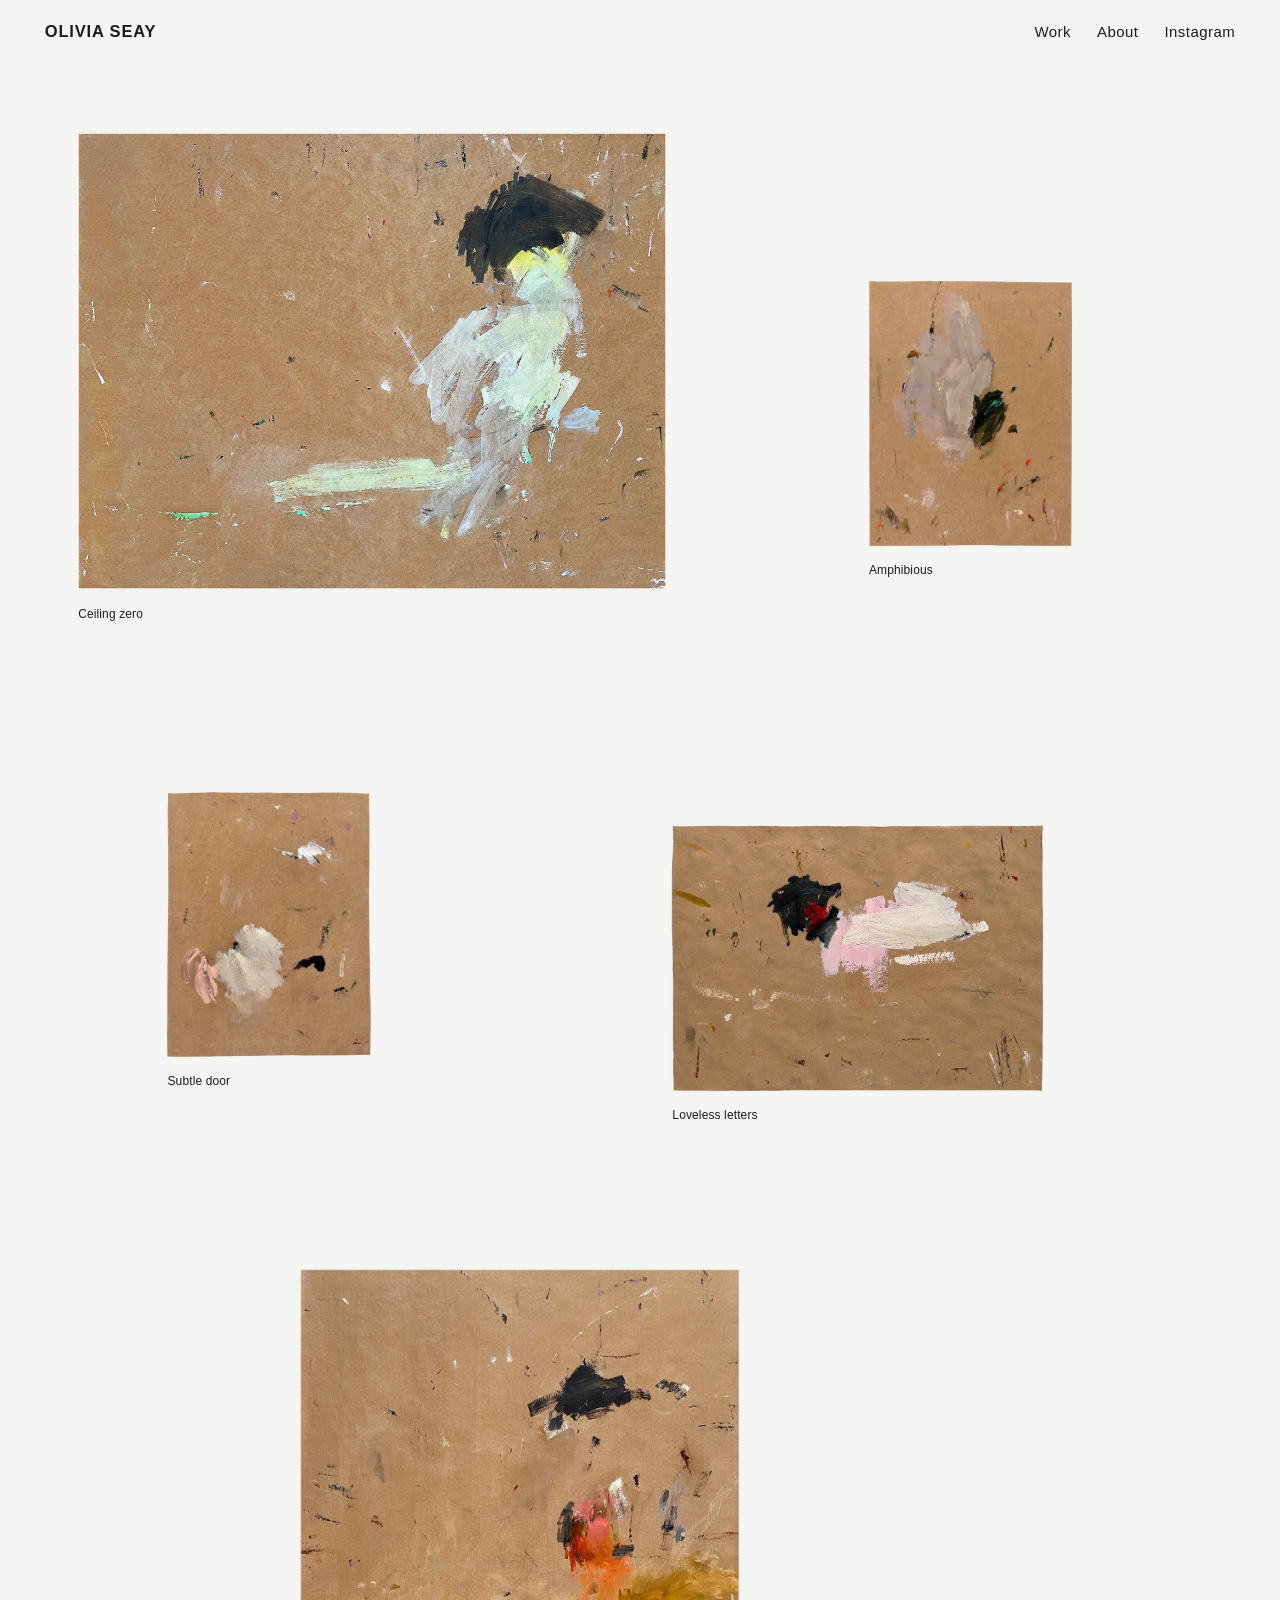
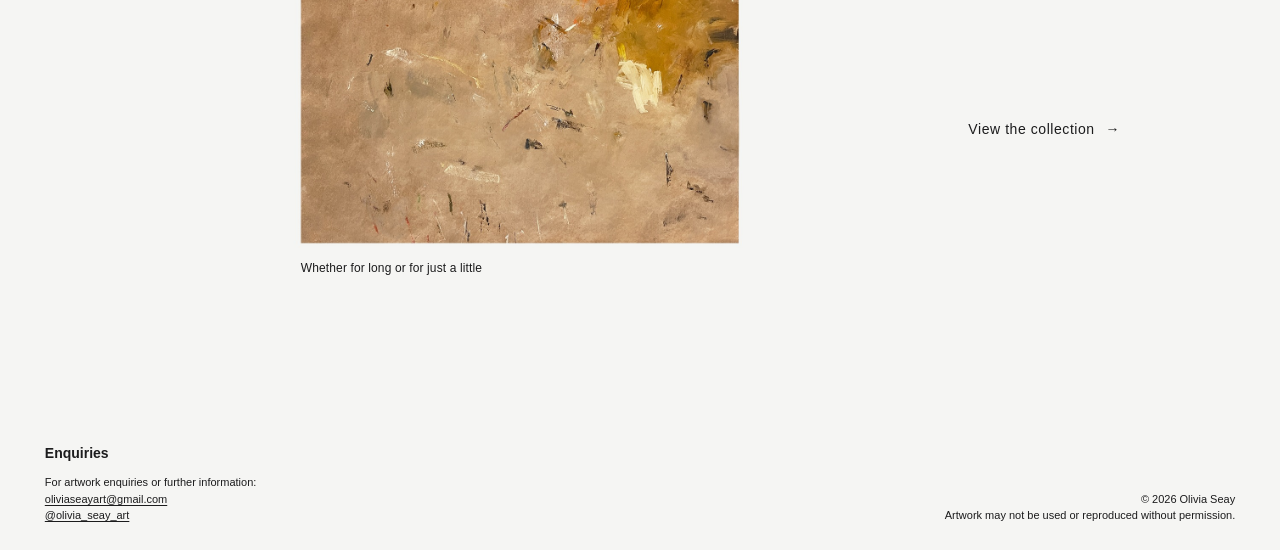
<file: index.html>
<!doctype html><html lang="en"><head><meta charset="utf-8"><meta name="viewport" content="width=device-width,initial-scale=1"><meta name="description" content="Paintings and works on paper by Olivia Seay."><link rel="icon" type="image/svg+xml" href="/favicon.svg"><title>Olivia Seay — Artist</title><link rel="stylesheet" href="/styles.css?v=20261123a"><link rel="stylesheet" href="/refinements.css?v=20261123a"></head><body>
<header class="site-header"><a class="site-title" href="/">Olivia Seay</a><button class="menu-button" type="button" aria-expanded="false" aria-controls="site-nav" aria-label="Menu"><svg width="24" height="24" viewBox="0 0 24 24" fill="none" stroke="currentColor" stroke-width="1.75" stroke-linecap="round" aria-hidden="true"><path d="M3 7h18M3 12h18M3 17h18"/></svg></button><nav id="site-nav" class="site-nav" aria-label="Primary navigation"><a href="/work/">Work</a><div class="nav-item"><button class="nav-parent" type="button" aria-haspopup="true" aria-expanded="false">About</button><div class="subnav"><a href="/about/bio/">Bio</a><a href="/about/statement/">Statement</a></div></div><a href="https://www.instagram.com/olivia_seay_art/" target="_blank" rel="noreferrer">Instagram</a></nav></header>
<main class="gallery-page"><h1 class="visually-hidden">Selected work</h1><div id="gallery" class="gallery" data-featured="true"></div><a class="view-all" href="/work/">View the collection <span aria-hidden="true">→</span></a></main>
<footer><div class="footer-enquiries"><h2>Enquiries</h2><p>For artwork enquiries or further information:<br><a href="mailto:oliviaseayart@gmail.com">oliviaseayart@gmail.com</a><br><a href="https://www.instagram.com/olivia_seay_art/" target="_blank" rel="noreferrer">@olivia_seay_art</a></p></div><div class="footer-meta"><p>© 2026 Olivia Seay</p><p>Artwork may not be used or reproduced without permission.</p></div></footer>
<dialog id="lightbox" class="lightbox" aria-labelledby="lightbox-title"><button class="lightbox-close" type="button" aria-label="Close artwork details">Close</button><button class="lightbox-arrow previous" type="button" aria-label="Previous artwork">‹</button><div class="lightbox-content"><figure id="lightbox-visual"></figure><div class="lightbox-details"><h2 id="lightbox-title"></h2><p id="lightbox-meta"></p></div></div><button class="lightbox-arrow next" type="button" aria-label="Next artwork">›</button></dialog>
<script src="/artworks.js?v=20261123a"></script><script src="/site.js?v=20261123a"></script><script src="/nav.js?v=20261123a"></script></body></html>
</file>
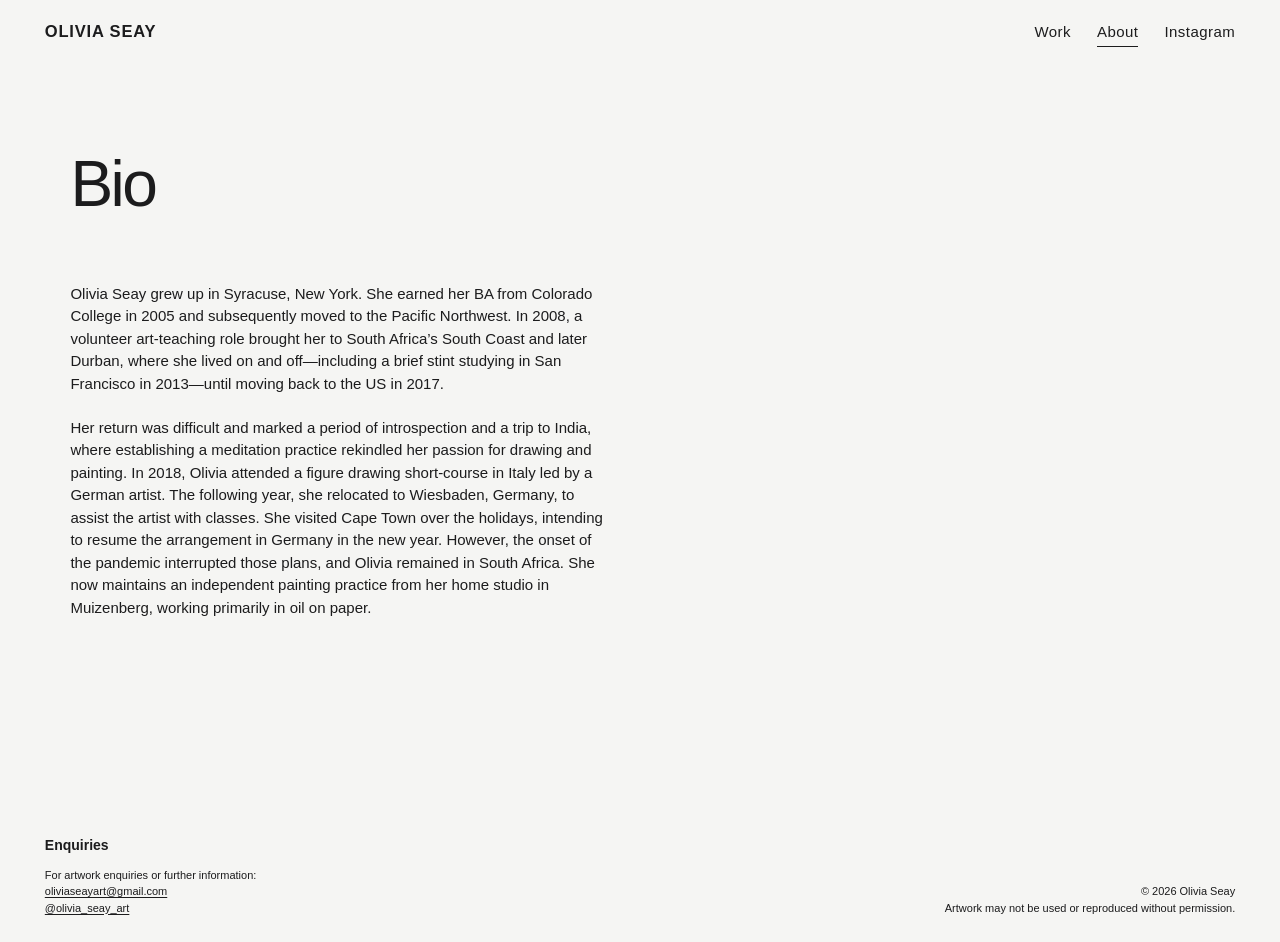
<file: about/index.html>
<!doctype html><html lang="en"><head><meta charset="utf-8"><title>About — Olivia Seay</title><meta http-equiv="refresh" content="0; url=/about/bio/"><link rel="canonical" href="/about/bio/"><script>location.replace("/about/bio/")</script></head><body><p><a href="/about/bio/">Bio</a> · <a href="/about/statement/">Statement</a></p></body></html>
</file>
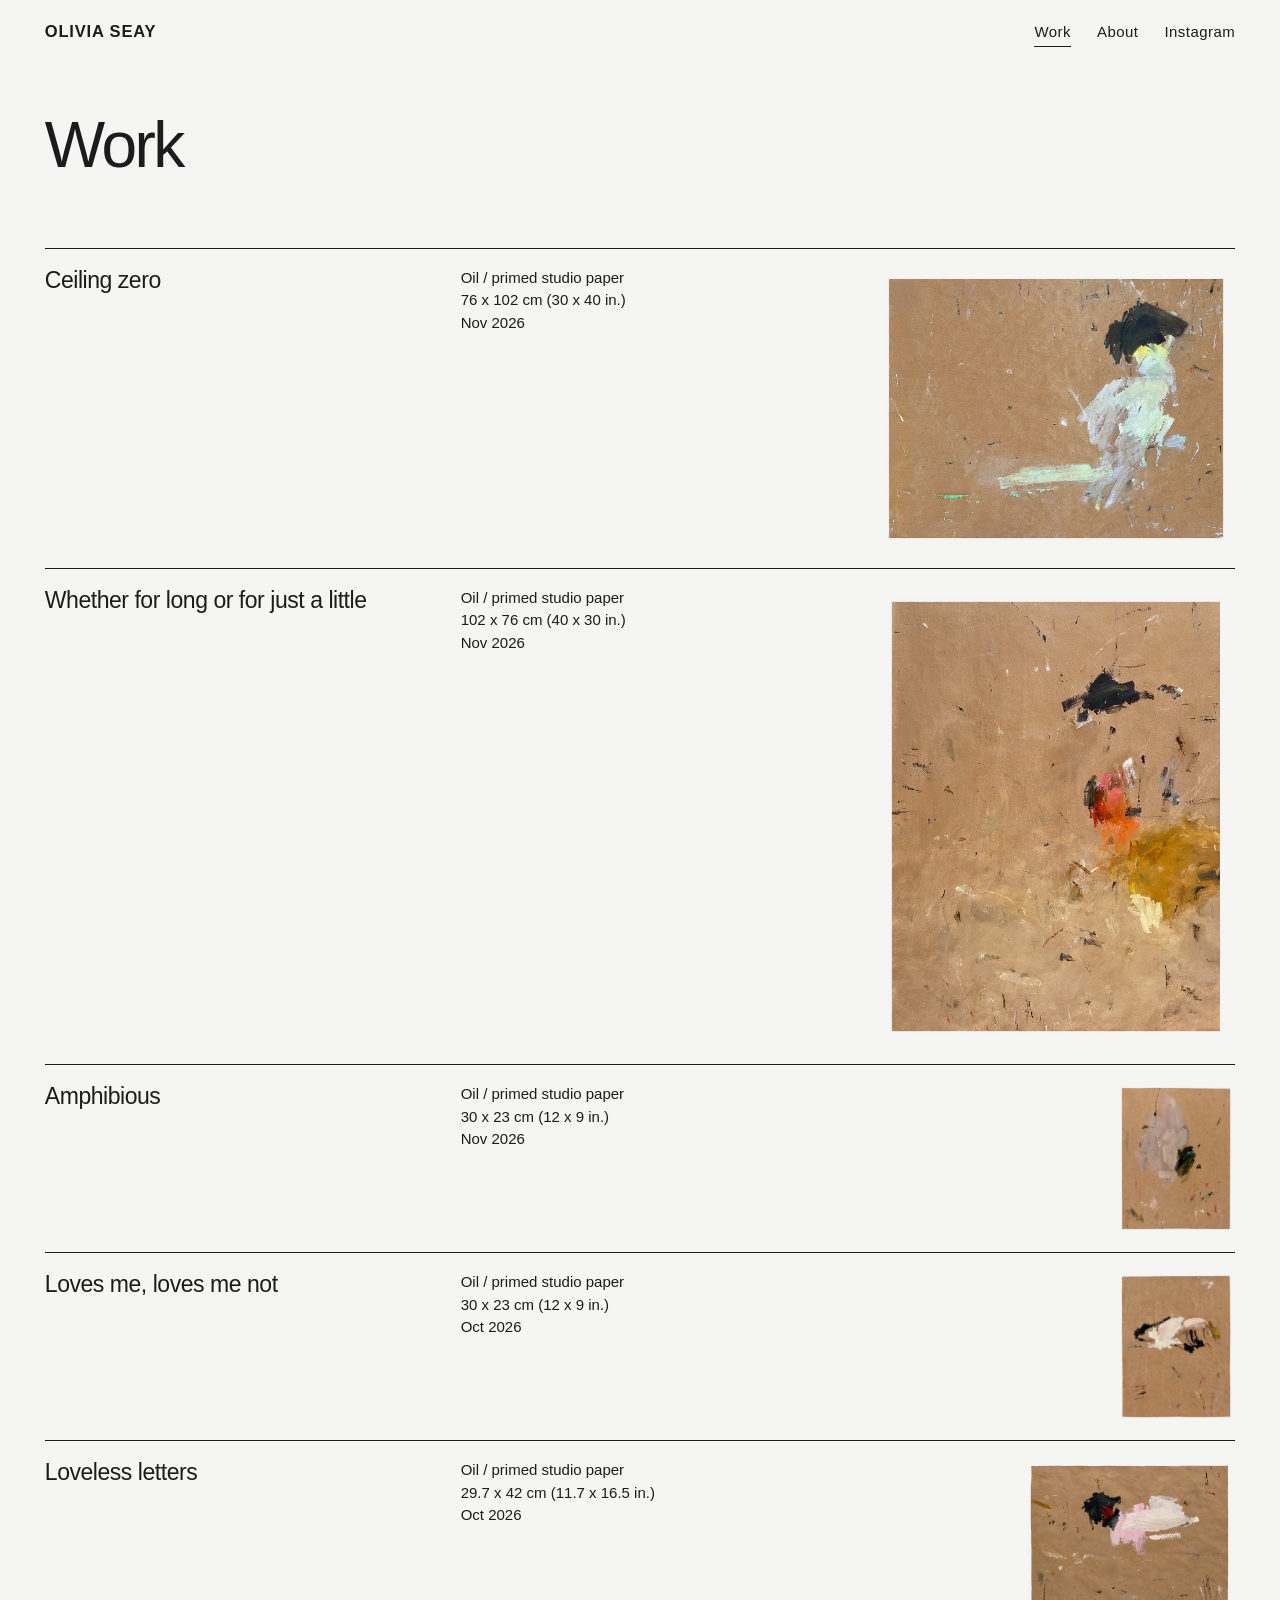
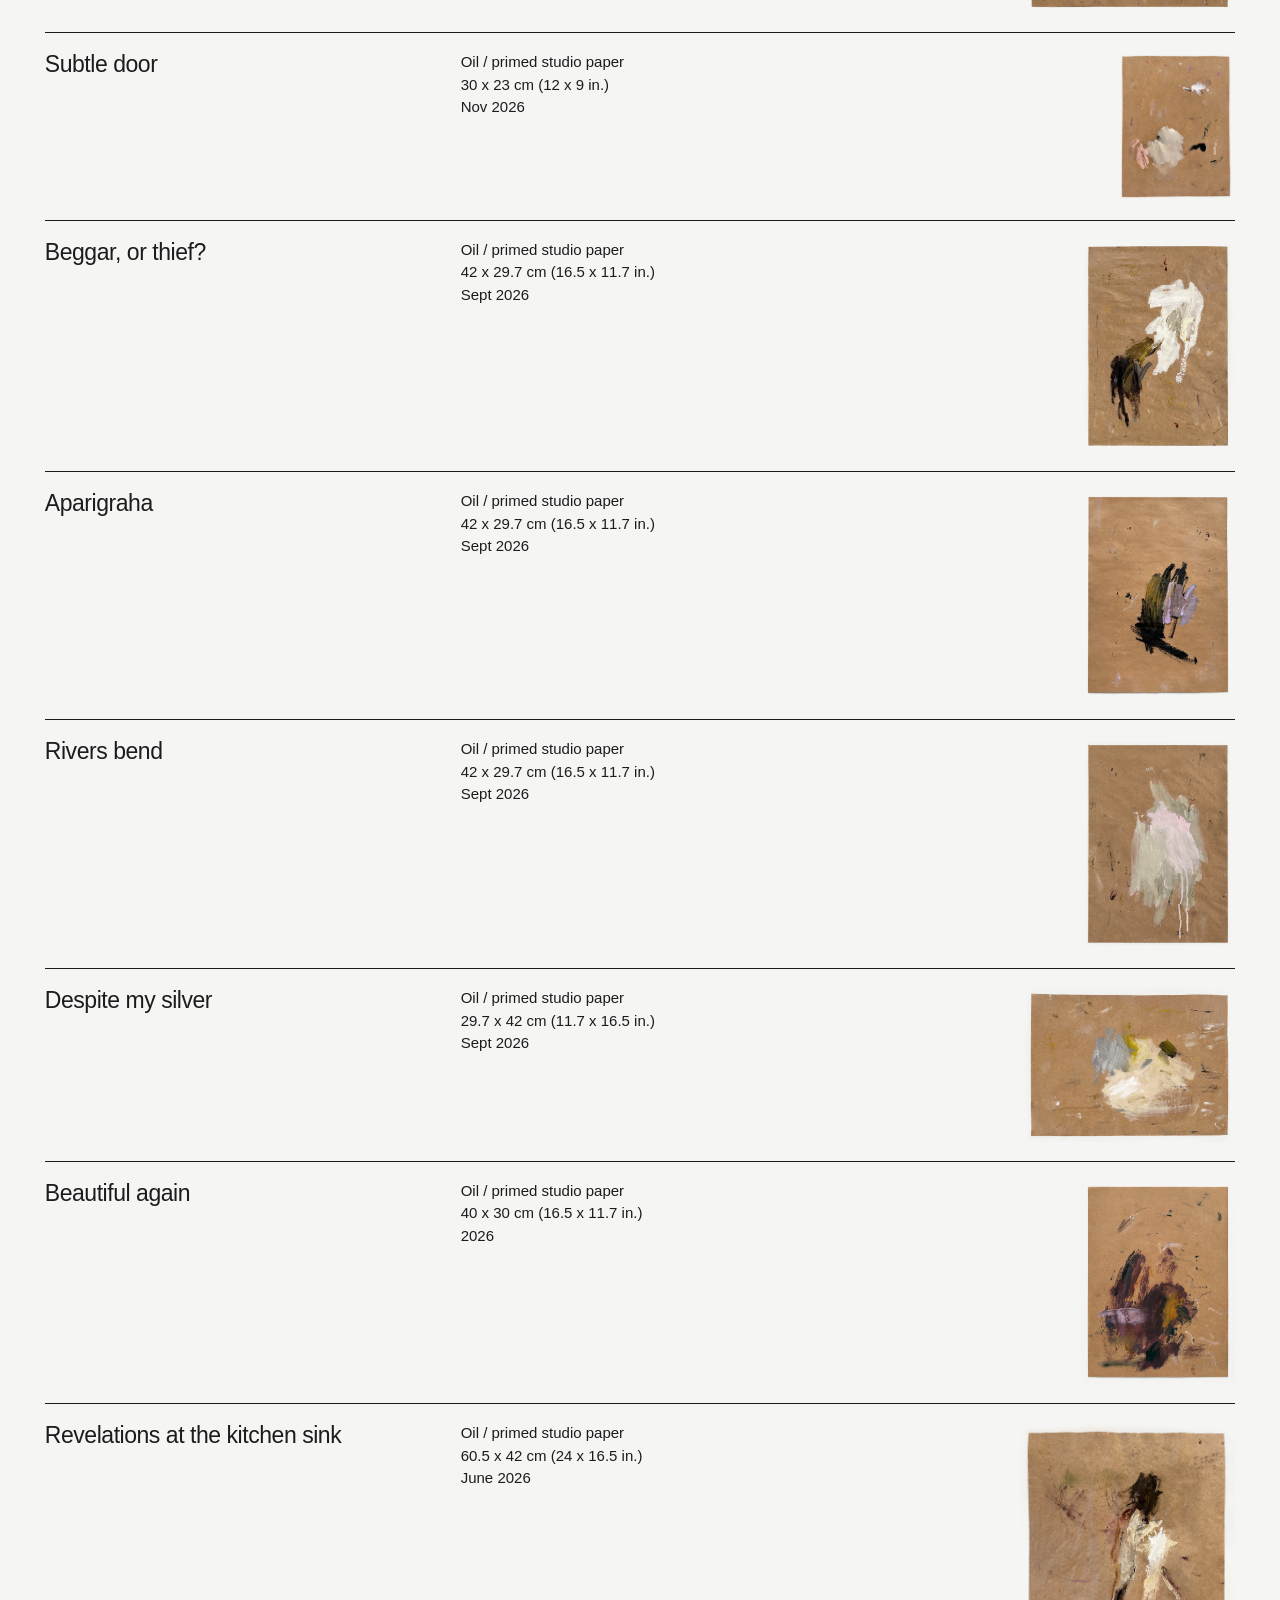
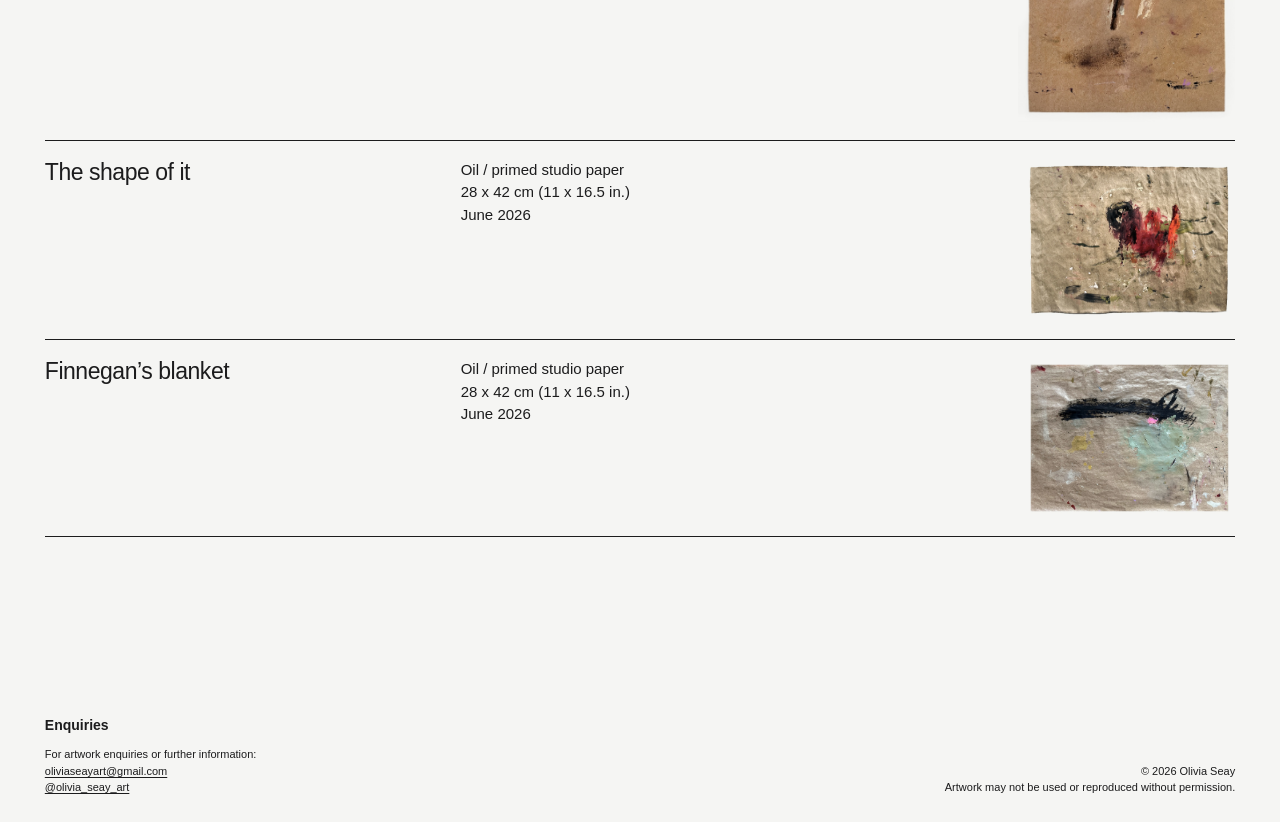
<file: work/index.html>
<!doctype html><html lang="en"><head><meta charset="utf-8"><meta name="viewport" content="width=device-width,initial-scale=1"><meta name="description" content="Selected paintings and works on paper by Olivia Seay."><link rel="icon" type="image/svg+xml" href="/favicon.svg"><title>Work — Olivia Seay</title><link rel="stylesheet" href="/styles.css?v=20261123a"><link rel="stylesheet" href="/work.css?v=20261123a"><link rel="stylesheet" href="/refinements.css?v=20261123a"></head><body>
<header class="site-header"><a class="site-title" href="/">Olivia Seay</a><button class="menu-button" type="button" aria-expanded="false" aria-controls="site-nav" aria-label="Menu"><svg width="24" height="24" viewBox="0 0 24 24" fill="none" stroke="currentColor" stroke-width="1.75" stroke-linecap="round" aria-hidden="true"><path d="M3 7h18M3 12h18M3 17h18"/></svg></button><nav id="site-nav" class="site-nav" aria-label="Primary navigation"><a class="active" href="/work/">Work</a><div class="nav-item"><button class="nav-parent" type="button" aria-haspopup="true" aria-expanded="false">About</button><div class="subnav"><a href="/about/bio/">Bio</a><a href="/about/statement/">Statement</a></div></div><a href="https://www.instagram.com/olivia_seay_art/" target="_blank" rel="noreferrer">Instagram</a></nav></header>
<main class="gallery-page work-gallery-page"><h1>Work</h1><div id="gallery" class="gallery"></div></main>
<footer><div class="footer-enquiries"><h2>Enquiries</h2><p>For artwork enquiries or further information:<br><a href="mailto:oliviaseayart@gmail.com">oliviaseayart@gmail.com</a><br><a href="https://www.instagram.com/olivia_seay_art/" target="_blank" rel="noreferrer">@olivia_seay_art</a></p></div><div class="footer-meta"><p>© 2026 Olivia Seay</p><p>Artwork may not be used or reproduced without permission.</p></div></footer>
<dialog id="lightbox" class="lightbox" aria-labelledby="lightbox-title"><button class="lightbox-close" type="button" aria-label="Close artwork details">Close</button><button class="lightbox-arrow previous" type="button" aria-label="Previous artwork">‹</button><div class="lightbox-content"><figure id="lightbox-visual"></figure><div class="lightbox-details"><h2 id="lightbox-title"></h2><p id="lightbox-meta"></p></div></div><button class="lightbox-arrow next" type="button" aria-label="Next artwork">›</button></dialog>
<script src="/artworks.js?v=20261123a"></script><script src="/site.js?v=20261123a"></script><script src="/nav.js?v=20261123a"></script></body></html>
</file>
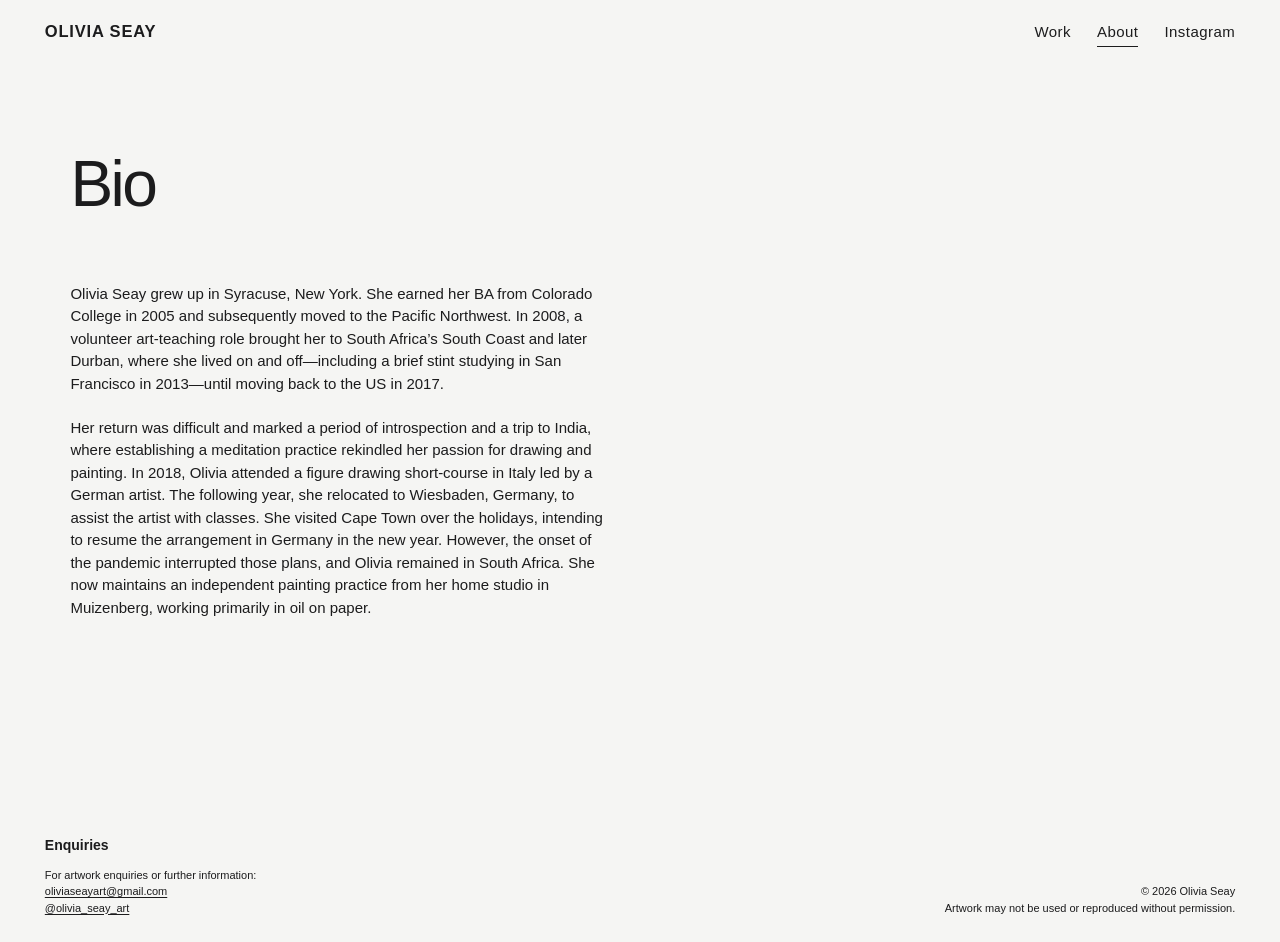
<file: about/bio/index.html>
<!doctype html><html lang="en"><head><meta charset="utf-8"><meta name="viewport" content="width=device-width,initial-scale=1"><meta name="description" content="Biography of artist Olivia Seay."><link rel="icon" type="image/svg+xml" href="/favicon.svg"><title>Bio — Olivia Seay</title><link rel="stylesheet" href="/styles.css?v=20261123a"><link rel="stylesheet" href="/about.css?v=20261123a"><link rel="stylesheet" href="/refinements.css?v=20261123a"></head><body class="about-page">
<header class="site-header"><a class="site-title" href="/">Olivia Seay</a><button class="menu-button" type="button" aria-expanded="false" aria-controls="site-nav" aria-label="Menu"><svg width="24" height="24" viewBox="0 0 24 24" fill="none" stroke="currentColor" stroke-width="1.75" stroke-linecap="round" aria-hidden="true"><path d="M3 7h18M3 12h18M3 17h18"/></svg></button><nav id="site-nav" class="site-nav" aria-label="Primary navigation"><a href="/work/">Work</a><div class="nav-item active"><button class="nav-parent" type="button" aria-haspopup="true" aria-expanded="false">About</button><div class="subnav"><a class="active" href="/about/bio/">Bio</a><a href="/about/statement/">Statement</a></div></div><a href="https://www.instagram.com/olivia_seay_art/" target="_blank" rel="noreferrer">Instagram</a></nav></header>
<main class="page-shell about-shell"><div class="about-copy"><h1>Bio</h1><div class="about-grid"><section><div class="prose"><p>Olivia Seay grew up in Syracuse, New York. She earned her BA from Colorado College in 2005 and subsequently moved to the Pacific Northwest. In 2008, a volunteer art-teaching role brought her to South Africa’s South Coast and later Durban, where she lived on and off—including a brief stint studying in San Francisco in 2013—until moving back to the US in 2017.</p><p>Her return was difficult and marked a period of introspection and a trip to India, where establishing a meditation practice rekindled her passion for drawing and painting. In 2018, Olivia attended a figure drawing short-course in Italy led by a German artist. The following year, she relocated to Wiesbaden, Germany, to assist the artist with classes. She visited Cape Town over the holidays, intending to resume the arrangement in Germany in the new year. However, the onset of the pandemic interrupted those plans, and Olivia remained in South Africa. She now maintains an independent painting practice from her home studio in Muizenberg, working primarily in oil on paper.</p></div></section></div></div><!-- Image for this page goes here (e.g. <figure class="about-photo"><img src="/assets/FILE.jpg" alt="..."></figure>). Left blank for now. --></main>
<footer><div class="footer-enquiries"><h2>Enquiries</h2><p>For artwork enquiries or further information:<br><a href="mailto:oliviaseayart@gmail.com">oliviaseayart@gmail.com</a><br><a href="https://www.instagram.com/olivia_seay_art/" target="_blank" rel="noreferrer">@olivia_seay_art</a></p></div><div class="footer-meta"><p>© 2026 Olivia Seay</p><p>Artwork may not be used or reproduced without permission.</p></div></footer><script src="/nav.js?v=20261123a"></script></body></html>
</file>
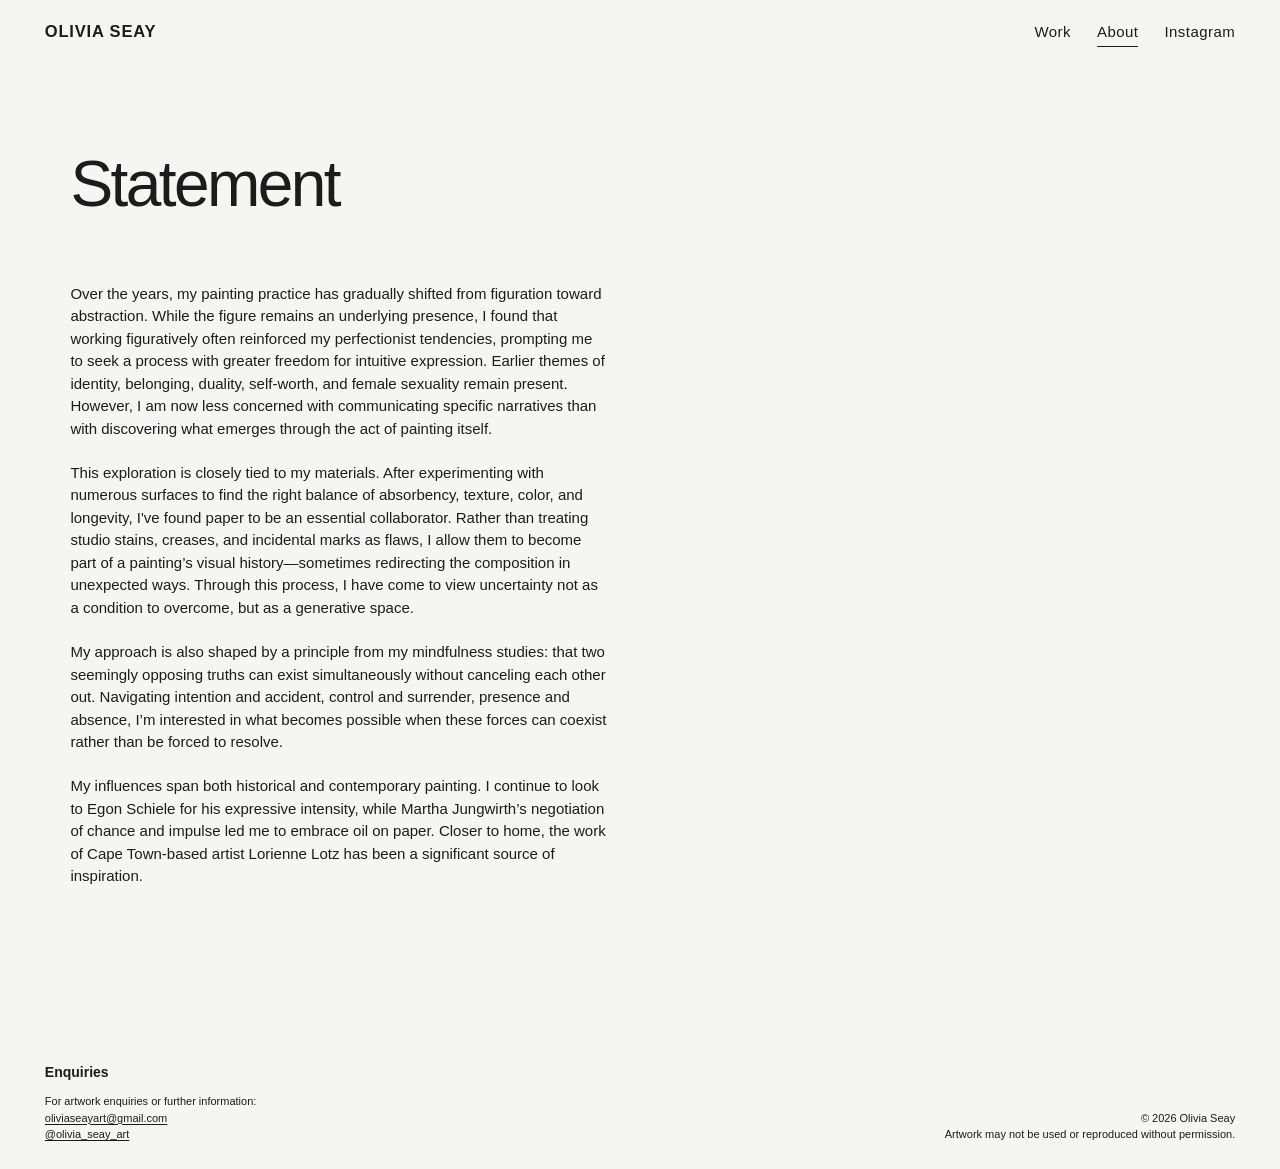
<file: about/statement/index.html>
<!doctype html><html lang="en"><head><meta charset="utf-8"><meta name="viewport" content="width=device-width,initial-scale=1"><meta name="description" content="Artist statement by Olivia Seay."><link rel="icon" type="image/svg+xml" href="/favicon.svg"><title>Statement — Olivia Seay</title><link rel="stylesheet" href="/styles.css?v=20261123a"><link rel="stylesheet" href="/about.css?v=20261123a"><link rel="stylesheet" href="/refinements.css?v=20261123a"></head><body class="about-page">
<header class="site-header"><a class="site-title" href="/">Olivia Seay</a><button class="menu-button" type="button" aria-expanded="false" aria-controls="site-nav" aria-label="Menu"><svg width="24" height="24" viewBox="0 0 24 24" fill="none" stroke="currentColor" stroke-width="1.75" stroke-linecap="round" aria-hidden="true"><path d="M3 7h18M3 12h18M3 17h18"/></svg></button><nav id="site-nav" class="site-nav" aria-label="Primary navigation"><a href="/work/">Work</a><div class="nav-item active"><button class="nav-parent" type="button" aria-haspopup="true" aria-expanded="false">About</button><div class="subnav"><a href="/about/bio/">Bio</a><a class="active" href="/about/statement/">Statement</a></div></div><a href="https://www.instagram.com/olivia_seay_art/" target="_blank" rel="noreferrer">Instagram</a></nav></header>
<main class="page-shell about-shell"><div class="about-copy"><h1>Statement</h1><div class="about-grid"><section><div class="prose"><p>Over the years, my painting practice has gradually shifted from figuration toward abstraction. While the figure remains an underlying presence, I found that working figuratively often reinforced my perfectionist tendencies, prompting me to seek a process with greater freedom for intuitive expression. Earlier themes of identity, belonging, duality, self-worth, and female sexuality remain present. However, I am now less concerned with communicating specific narratives than with discovering what emerges through the act of painting itself.</p><p>This exploration is closely tied to my materials. After experimenting with numerous surfaces to find the right balance of absorbency, texture, color, and longevity, I've found paper to be an essential collaborator. Rather than treating studio stains, creases, and incidental marks as flaws, I allow them to become part of a painting’s visual history—sometimes redirecting the composition in unexpected ways. Through this process, I have come to view uncertainty not as a condition to overcome, but as a generative space.</p><p>My approach is also shaped by a principle from my mindfulness studies: that two seemingly opposing truths can exist simultaneously without canceling each other out. Navigating intention and accident, control and surrender, presence and absence, I’m interested in what becomes possible when these forces can coexist rather than be forced to resolve.</p><p>My influences span both historical and contemporary painting. I continue to look to Egon Schiele for his expressive intensity, while Martha Jungwirth’s negotiation of chance and impulse led me to embrace oil on paper. Closer to home, the work of Cape Town-based artist Lorienne Lotz has been a significant source of inspiration.</p></div></section></div></div><!-- Image for this page goes here (e.g. <figure class="about-photo"><img src="/assets/FILE.jpg" alt="..."></figure>). Left blank for now. --></main>
<footer><div class="footer-enquiries"><h2>Enquiries</h2><p>For artwork enquiries or further information:<br><a href="mailto:oliviaseayart@gmail.com">oliviaseayart@gmail.com</a><br><a href="https://www.instagram.com/olivia_seay_art/" target="_blank" rel="noreferrer">@olivia_seay_art</a></p></div><div class="footer-meta"><p>© 2026 Olivia Seay</p><p>Artwork may not be used or reproduced without permission.</p></div></footer><script src="/nav.js?v=20261123a"></script></body></html>
</file>
<file: styles.css>
:root{--paper:#f5f5f3;--ink:#1c1c1d;--muted:#72726e;--rule:rgba(28,28,29,.2);--sans:"Helvetica Neue",Helvetica,Arial,sans-serif;--mono:"Courier New",Courier,monospace}*{box-sizing:border-box}html,body{margin:0;background:var(--paper);color:var(--ink)}body{font-family:var(--sans);font-size:14.4px}a{color:inherit;text-underline-offset:.2em}.site-header{display:flex;align-items:center;justify-content:space-between;min-height:62px;padding:0 3.5vw;border-bottom:1px solid var(--rule)}.site-title,.site-nav a,.menu-button{font-size:14.4px;font-weight:700;text-decoration:none;text-transform:uppercase}.site-nav{display:flex;gap:26px}.site-nav a{position:relative}.site-nav a.active:after,.site-nav a:hover:after{content:"";position:absolute;right:0;bottom:-7px;left:0;height:1px;background:currentColor}.menu-button{display:none;border:0;background:transparent}.gallery-page{padding:5.5vw 4.5vw 12vw}.gallery{display:grid;grid-template-columns:repeat(12,1fr);column-gap:3vw;row-gap:10vw}.artwork{display:block;padding:0;border:0;background:transparent;text-align:left;cursor:zoom-in}.artwork:nth-child(6n+1){grid-column:1/span 6}.artwork:nth-child(6n+2){grid-column:9/span 4;margin-top:9vw}.artwork:nth-child(6n+3){grid-column:1/span 7}.artwork:nth-child(6n+4){grid-column:9/span 3;margin-top:5vw}.artwork:nth-child(6n+5){grid-column:5/span 7}.artwork:nth-child(6n+6){grid-column:1/span 4}.placeholder{display:grid;place-items:center;width:100%;aspect-ratio:4/3;background:#deddd8;color:rgba(28,28,29,.48);font:12px var(--mono);letter-spacing:.03em}.artwork:nth-child(2n) .placeholder{aspect-ratio:3/4}.placeholder--ochre{background:#d4c2a3}.placeholder--mauve{background:#bdaeb5}.placeholder--ink{background:#c9c9c6}.placeholder--pink{background:#d7b9b3}.placeholder--green{background:#bac0b4}.placeholder--tobacco{background:#bba994}.artwork-title{display:block;margin-top:8px;font-size:13px;font-weight:700}.page-shell{min-height:calc(100vh - 151px);padding:8vw 5.5vw 10vw}.page-shell>h1{margin:0 0 7vw;font-size:32px;line-height:1.1}.about-grid{display:grid;grid-template-columns:180px minmax(280px,560px);gap:54px 7vw}.about-grid h2,.purchase-grid h2{margin:0;font-size:16px}.prose,.contact-block,.shipping-note{font:14.4px/1.52 var(--mono)}.prose p{margin:0 0 1.45em}.purchase-grid{display:grid;grid-template-columns:minmax(0,760px) minmax(230px,1fr);gap:9vw}.purchase-grid h2{margin-bottom:24px}.intro{max-width:600px}.price-list{margin:45px 0;font:14.4px var(--mono)}.price-list>div{display:grid;grid-template-columns:1fr auto;gap:24px;padding:16px 0;border-top:1px solid var(--rule)}.price-list>div:last-child{border-bottom:1px solid var(--rule)}.price-list dt{font-family:var(--sans);font-weight:700}.price-list dt span{display:block;margin-top:5px;color:var(--muted);font:12.5px/1.45 var(--mono)}.price-list dd{margin:0;white-space:nowrap}.shipping-note{max-width:640px;color:var(--muted);font-size:13px}.contact-block{align-self:end}.contact-block h2{font-family:var(--sans)}footer{display:flex;justify-content:space-between;gap:20px;padding:26px 3.5vw;border-top:1px solid var(--rule);font:11px var(--mono)}footer p{margin:0}.lightbox{width:min(88vw,1200px);height:min(88vh,820px);max-width:none;max-height:none;padding:0;border:0;background:var(--paper);color:var(--ink);overflow:hidden}.lightbox::backdrop{background:rgba(28,28,29,.91)}.lightbox-content{display:grid;grid-template-columns:minmax(0,1.65fr) minmax(210px,.45fr);gap:5vw;height:100%;padding:55px 68px;overflow:auto}.lightbox figure{display:grid;place-items:center;margin:0;min-height:0}.lightbox figure img{max-width:100%;max-height:calc(88vh - 110px);object-fit:contain}.lightbox figure .placeholder{max-width:100%;max-height:calc(88vh - 110px);aspect-ratio:4/3}.lightbox-details{align-self:end;padding-bottom:20px;font:13px/1.6 var(--mono)}.lightbox-details h2{margin:0 0 15px;font:700 15px var(--sans)}.lightbox-close{position:absolute;top:18px;right:20px;z-index:2;border:0;background:transparent;font:700 12px var(--sans);text-transform:uppercase;cursor:pointer}.lightbox-arrow{position:absolute;top:50%;z-index:3;width:48px;height:64px;border:0;background:transparent;font:38px/1 var(--sans);cursor:pointer;transform:translateY(-50%)}.lightbox-arrow.previous{left:4px}.lightbox-arrow.next{right:4px}.visually-hidden{position:absolute;width:1px;height:1px;margin:-1px;overflow:hidden;clip:rect(0,0,0,0);white-space:nowrap}:focus-visible{outline:2px solid var(--ink);outline-offset:4px}@media(max-width:760px){.site-header{min-height:58px;padding:0 18px}.menu-button{display:block}.site-nav{position:absolute;top:58px;right:0;left:0;z-index:10;display:none;flex-direction:column;gap:20px;padding:26px 18px 30px;border-bottom:1px solid var(--rule);background:var(--paper)}.site-nav.is-open{display:flex}.gallery-page{padding:48px 18px 90px}.gallery{display:block}.artwork{width:100%;margin:0 0 54px!important}.page-shell{padding:58px 20px 80px}.page-shell>h1{margin-bottom:54px;font-size:27px}.about-grid,.purchase-grid{grid-template-columns:1fr;gap:24px}.about-grid h2:not(:first-child){margin-top:28px}.price-list>div{grid-template-columns:1fr;gap:8px}.contact-block{margin-top:38px}footer{flex-direction:column;padding:24px 18px}.lightbox{width:100vw;height:100dvh}.lightbox-content{grid-template-columns:1fr;gap:20px;padding:58px 45px 30px}.lightbox figure .placeholder{max-height:58vh}.lightbox-details{align-self:start}.lightbox-arrow{top:40%}}
</file>
<file: refinements.css>
:root{--sans:"Helvetica Neue",Helvetica,Arial,sans-serif;--mono:"Helvetica Neue",Helvetica,Arial,sans-serif}body,button{font-family:"Helvetica Neue",Helvetica,Arial,sans-serif;font-size:14px}.site-title{font-weight:600}.menu-button{font-weight:400}.site-title{font-family:"Helvetica Neue",Helvetica,Arial,sans-serif;letter-spacing:.05em;text-transform:uppercase}.menu-button,.site-nav a{letter-spacing:.03em}.site-nav a{font-weight:400;text-transform:none}.about-copy>h1,.work-gallery-page>h1{font-family:"Helvetica Neue",Helvetica,Arial,sans-serif;font-size:64px;font-weight:400;line-height:1;letter-spacing:-.04em}.about-grid h2,.work-gallery-page .artwork-title,.lightbox-details h2{font:400 23px/1.15 "Helvetica Neue",Helvetica,Arial,sans-serif;letter-spacing:-.02em}.about-grid .prose,.work-gallery-page .artwork-summary{font:15px/1.5 "Helvetica Neue",Helvetica,Arial,sans-serif}.lightbox-details{font:14px/1.5 "Helvetica Neue",Helvetica,Arial,sans-serif}.footer-enquiries h2{font:700 16px/1.25 "Helvetica Neue",Helvetica,Arial,sans-serif;letter-spacing:normal}.artwork-title{font-family:"Helvetica Neue",Helvetica,Arial,sans-serif;font-weight:500;letter-spacing:.04em}.lightbox-details h2{margin-bottom:15px}.lightbox-close{font-weight:500}.site-header,.site-nav,footer{border:0}.gallery-page{padding-top:4vw}.view-all{display:block;width:max-content;margin:-12vw 8vw 10vw auto;text-align:right;font-size:14px;font-weight:500;letter-spacing:.04em;text-decoration:none}.view-all span{display:inline-block;margin-left:.45em;transition:transform .2s ease}.view-all:hover span,.view-all:focus-visible span{transform:translateX(4px)}.view-all:hover,.view-all:focus-visible,.footer-enquiries a:hover,.footer-enquiries a:focus-visible{text-decoration:underline}footer{align-items:flex-end;font-family:"Helvetica Neue",Helvetica,Arial,sans-serif;font-size:11px;line-height:1.5}.footer-enquiries h2{margin:0 0 12px;font-size:14px}.footer-enquiries p,.footer-meta p{margin:0}.footer-meta{text-align:right}@media(max-width:760px){.gallery-page{padding-top:36px}.about-copy>h1,.work-gallery-page>h1{font-size:44px;letter-spacing:-.035em}.about-grid h2,.work-gallery-page .artwork-title,.lightbox-details h2{font-size:21px}.about-grid .prose,.work-gallery-page .artwork-summary{font-size:15px}.lightbox-details{font-size:14px}.view-all{margin:12px 0 54px auto;font-size:14px}.footer-meta{text-align:left}}

.artwork img{display:block;width:100%;height:auto}
.artwork-visual img{width:100%}

/* Homepage (desktop): each work is drawn in proportion to its real width (0.6vw per cm). */
.gallery[data-featured] .artwork{width:calc(var(--w,30) * var(--f,1.09) * var(--s,1) * .6vw)}
.gallery[data-featured] .artwork:nth-child(1){grid-column:1/span 7}
.gallery[data-featured] .artwork:nth-child(2){grid-column:9/span 3;margin-top:9vw}
.gallery[data-featured] .artwork:nth-child(3){grid-column:2/span 3}
.gallery[data-featured] .artwork:nth-child(4){grid-column:7/span 5;margin-top:5vw}
.gallery[data-featured] .artwork:nth-child(5){grid-column:3/span 7;margin-left:1.78vw}
.gallery[data-featured] .artwork-title{font-size:12px;color:var(--ink);font-weight:400;letter-spacing:.01em;padding-left:calc(var(--b,0) * 100%);margin-top:calc(18px - var(--b,0) * 100%)}
/* Mobile: homepage and Work page images full width, proportions ignored. */
@media(max-width:760px){
.gallery[data-featured] .artwork{width:100%}
.work-gallery-page .artwork-visual{width:100%}
.work-gallery-page .artwork .artwork-visual,.work-gallery-page .artwork:nth-child(even) .artwork-visual{max-width:100%}
}

/* About: not a link; opens a small menu with Bio and Statement */
.nav-item{position:relative}
.nav-parent{position:relative;padding:0;border:0;background:transparent;color:inherit;font:400 15px "Helvetica Neue",Helvetica,Arial,sans-serif;letter-spacing:.03em;cursor:default}
.nav-item.active>.nav-parent:after,.nav-item:hover>.nav-parent:after,.nav-item.is-open>.nav-parent:after{content:"";position:absolute;right:0;bottom:-7px;left:0;height:1px;background:currentColor}
.subnav{position:absolute;top:100%;left:0;z-index:20;display:none;flex-direction:column;gap:12px;min-width:110px;padding:18px 0 4px;background:var(--paper)}
.nav-item:hover .subnav,.nav-item:focus-within .subnav,.nav-item.is-open .subnav{display:flex}
@media(max-width:760px){
.nav-parent{cursor:default}
.nav-item.active>.nav-parent:after,.nav-item:hover>.nav-parent:after,.nav-item.is-open>.nav-parent:after{display:none}
.subnav{position:static;display:flex;gap:16px;min-width:0;padding:16px 0 0 18px}
}

/* hardening: About must never render as a boxed browser button; Bio / Statement always stack */
.nav-parent{-webkit-appearance:none;appearance:none;margin:0;border-radius:0;box-shadow:none;line-height:inherit}
.subnav a{display:block}

/* Work page (desktop): each image is drawn in proportion to the real size of the work. */
.work-gallery-page .artwork-visual{width:calc(var(--w,30) * var(--f,1.09) * 4.7px);max-width:100%}
@media(max-width:760px){.work-gallery-page .artwork-visual{width:100%}}

/* Header sizes: name/logo 16.5px, menu 15px */
.site-title{font-size:16.5px}
.site-nav a,.menu-button,.nav-parent{font-size:15px}

/* Mobile menu: black hamburger icon; footer stays left-aligned */
.menu-button{color:var(--ink);-webkit-appearance:none;appearance:none;padding:8px 0 8px 8px;line-height:0;cursor:pointer}
.menu-button svg{display:block}
@media(max-width:760px){footer{align-items:flex-start}.footer-enquiries,.footer-meta{text-align:left}}
/* iOS paints <button> text blue by default: keep artwork info and lightbox controls in ink */
.artwork,.lightbox-close,.lightbox-arrow{color:var(--ink);-webkit-appearance:none;appearance:none}
</file>
<file: work.css>
.work-gallery-page{padding-right:3.5vw;padding-left:3.5vw}.work-gallery-page>h1{margin:0 0 5.5vw;font:700 16px/1.25 "Helvetica Neue",Helvetica,Arial,sans-serif;letter-spacing:normal}.work-gallery-page .gallery{display:block}.work-gallery-page .artwork{display:grid;grid-template-columns:minmax(180px,1fr) minmax(240px,1fr) minmax(280px,.95fr);gap:3vw;align-items:start;width:100%;margin:0!important;padding:18px 0;border-top:1px solid var(--ink)}.work-gallery-page .artwork:last-child{border-bottom:1px solid var(--ink)}.work-gallery-page .artwork-title{margin:0;font-size:14.4px;font-weight:700;line-height:1.25;letter-spacing:normal}.artwork-summary{font:14px/1.45 "Helvetica Neue",Helvetica,Arial,sans-serif}.artwork-visual{display:block;justify-self:end;width:100%;max-width:390px}.work-gallery-page .placeholder{aspect-ratio:4/3}.work-gallery-page .artwork:nth-child(even) .placeholder{aspect-ratio:3/4;max-height:430px}@media(max-width:760px){.work-gallery-page{padding-right:18px;padding-left:18px}.work-gallery-page>h1{margin-bottom:44px}.work-gallery-page .artwork{grid-template-columns:1fr;gap:14px;padding:18px 0 24px}.work-gallery-page .artwork-title{font-size:14.4px}.artwork-summary{font-size:13px}.artwork-visual{justify-self:start;max-width:100%}.work-gallery-page .artwork:nth-child(even) .artwork-visual{max-width:72%}}
</file>
<file: about.css>
:root{--text-width:42vw}
.about-page,.about-page .site-header,.about-page .site-nav{background:#f5f5f3;color:#1c1c1d}.about-shell{display:grid;grid-template-columns:minmax(0,1.45fr) minmax(260px,.55fr);gap:6vw;align-items:start;min-height:calc(100vh - 151px);padding-top:7vw}.about-copy>h1{margin:0 0 calc(7vw - 22.5px);font-size:32px;line-height:1.1}.about-grid{display:grid;grid-template-columns:minmax(0,max(var(--text-width,42vw),440px));gap:4vw;max-width:none}.about-grid h2{margin:0 0 28px}.about-grid .prose{margin:0}.about-photo{justify-self:end;width:min(100%,340px);margin:0}.about-photo img{display:block;width:100%;max-height:68vh;object-fit:cover;object-position:center}@media(max-width:760px){.about-shell{grid-template-columns:1fr;gap:48px;padding-top:58px}.about-copy>h1{margin-bottom:32px;font-size:27px}.about-grid{grid-template-columns:1fr;gap:48px}.about-photo{order:-1;justify-self:start;width:min(78%,320px)}.about-photo img{max-height:62vh;object-fit:contain}}
</file>
